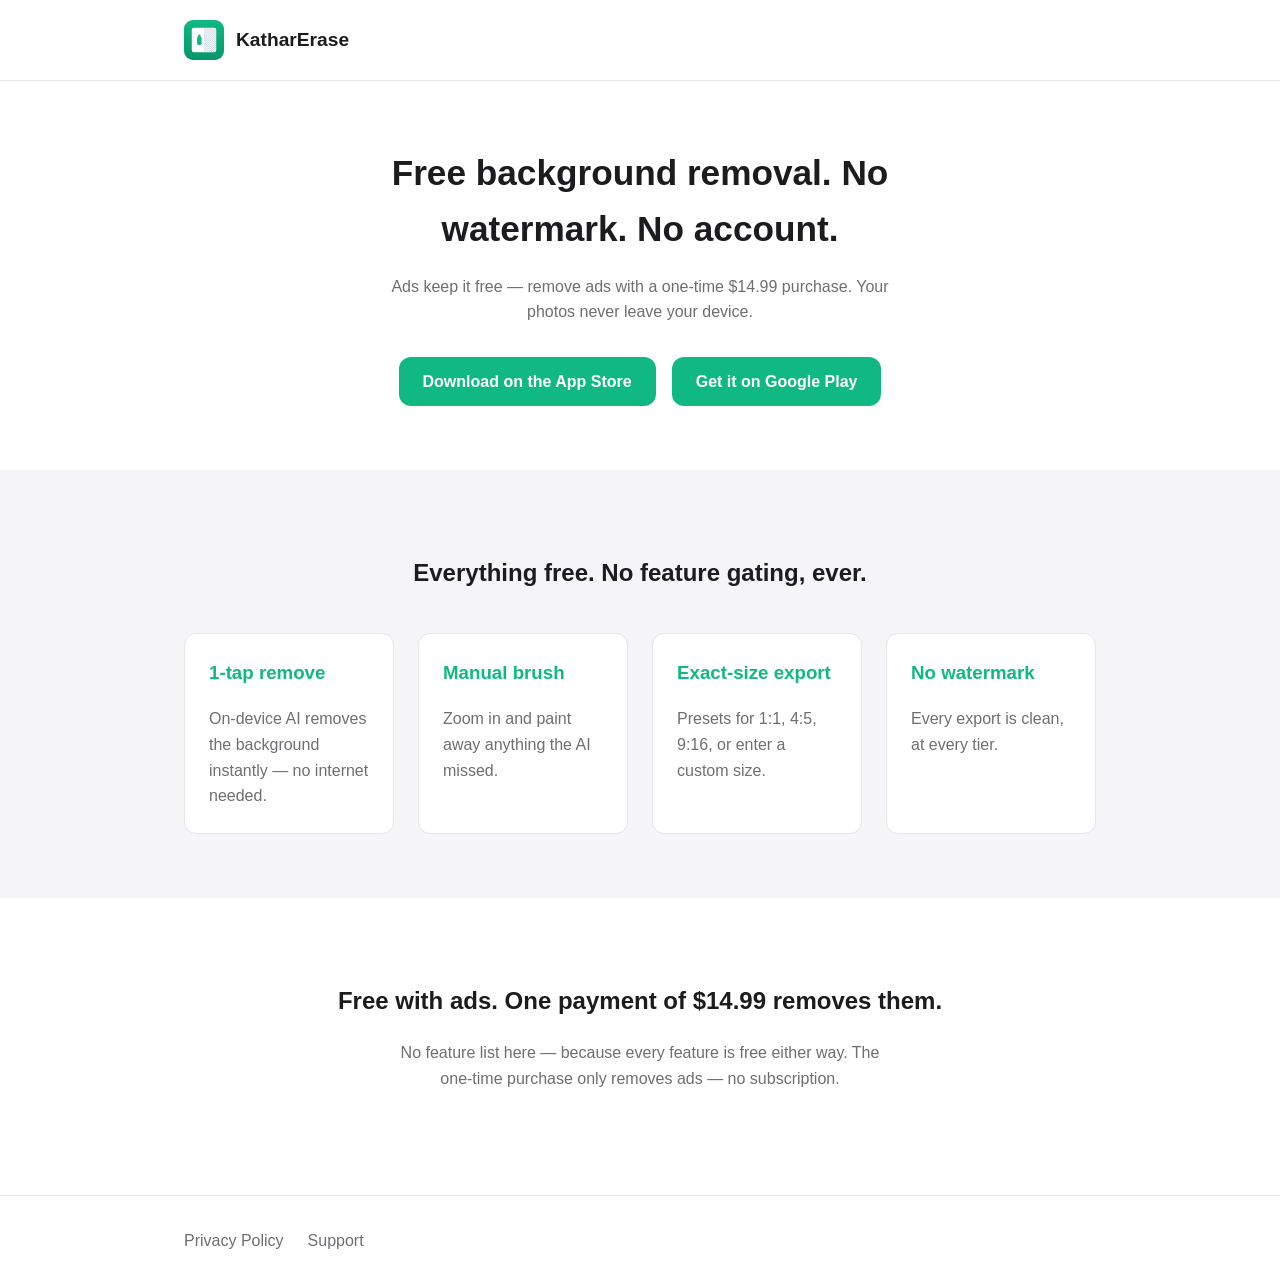
<file: website/index.html>
<!DOCTYPE html>
<html lang="en">
<head>
  <meta charset="UTF-8" />
  <meta name="viewport" content="width=device-width, initial-scale=1.0" />
  <title>KatharErase — Free Background Removal, No Watermark</title>
  <meta name="description" content="Remove photo backgrounds instantly. Free, with ads. Remove ads with a one-time $14.99 purchase. No account, no watermark, images processed on your device." />
  <link rel="stylesheet" href="style.css" />
</head>
<body>
  <header class="site-header">
    <div class="container">
      <img src="assets/logo.svg" alt="KatharErase logo" class="logo" width="40" height="40" />
      <span class="brand">KatharErase</span>
    </div>
  </header>

  <main>
    <section class="hero">
      <div class="container">
        <h1>Free background removal. No watermark. No account.</h1>
        <p class="subhead">
          Ads keep it free — remove ads with a one-time $14.99 purchase. Your photos never
          leave your device.
        </p>
        <div class="store-buttons">
          <!-- Google Play link is live-ready (uses the app's package ID and
               starts working as soon as the listing is published). The App
               Store link stays a placeholder until the iOS listing exists
               (iOS App Store ID pending). -->
          <a href="[YOUR_APP_STORE_URL]" class="store-badge">Download on the App Store</a>
          <a href="https://play.google.com/store/apps/details?id=com.zdmgold.katharerase" class="store-badge">Get it on Google Play</a>
        </div>
      </div>
    </section>

    <section class="features">
      <div class="container">
        <h2>Everything free. No feature gating, ever.</h2>
        <div class="feature-grid">
          <div class="feature"><h3>1-tap remove</h3><p>On-device AI removes the background instantly — no internet needed.</p></div>
          <div class="feature"><h3>Manual brush</h3><p>Zoom in and paint away anything the AI missed.</p></div>
          <div class="feature"><h3>Exact-size export</h3><p>Presets for 1:1, 4:5, 9:16, or enter a custom size.</p></div>
          <div class="feature"><h3>No watermark</h3><p>Every export is clean, at every tier.</p></div>
        </div>
      </div>
    </section>

    <section class="pricing">
      <div class="container">
        <h2>Free with ads. One payment of $14.99 removes them.</h2>
        <p>No feature list here — because every feature is free either way. The one-time purchase only removes ads — no subscription.</p>
      </div>
    </section>
  </main>

  <footer class="site-footer">
    <div class="container">
      <a href="privacy.html">Privacy Policy</a>
      <a href="support.html">Support</a>
    </div>
  </footer>
</body>
</html>
</file>
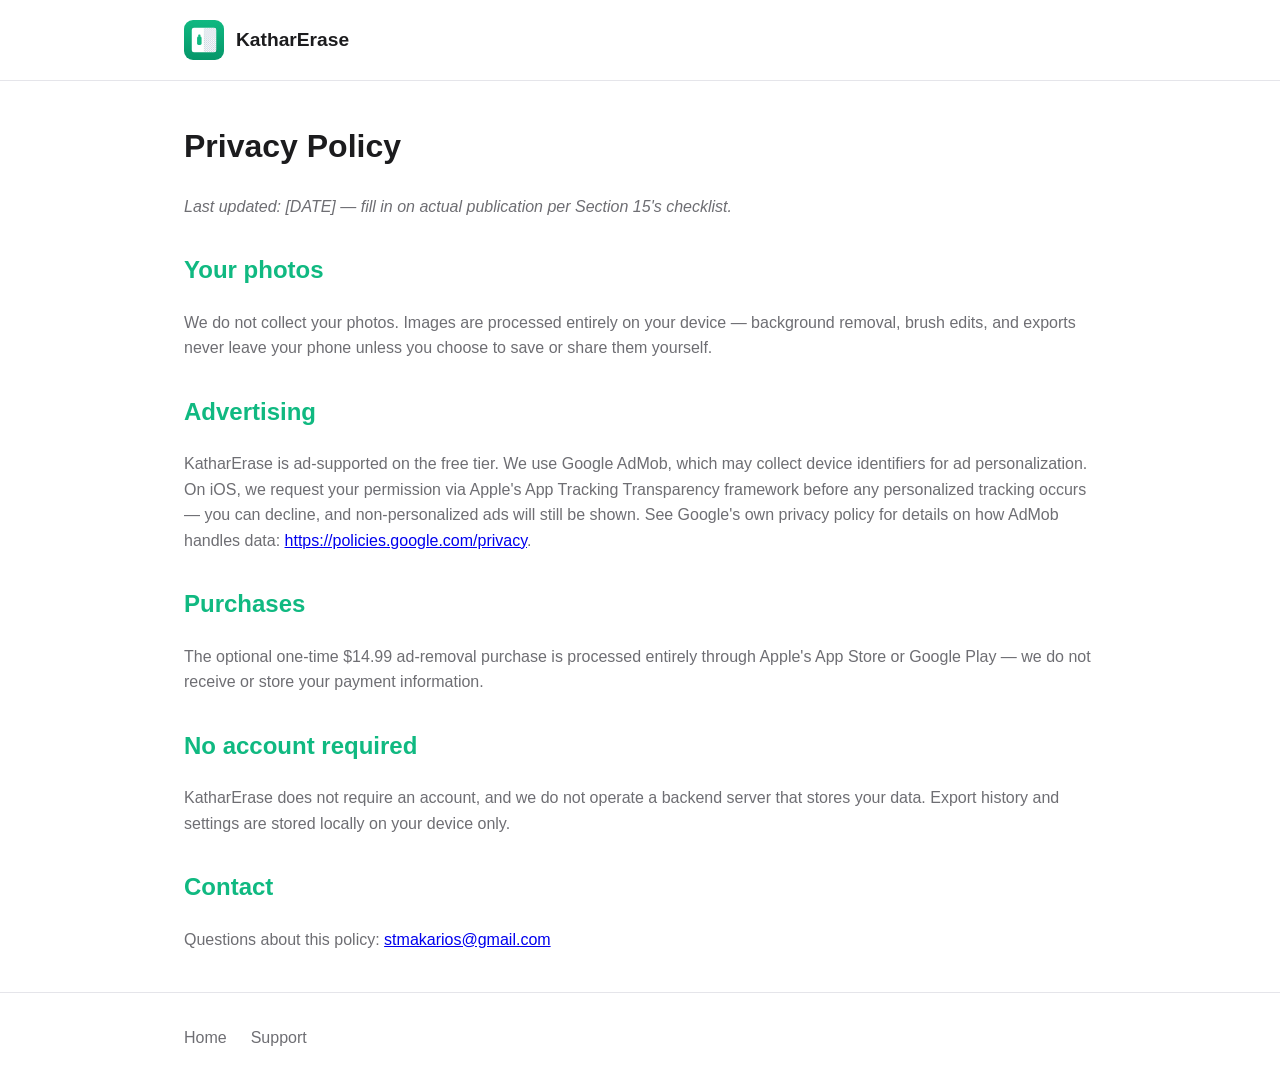
<file: website/privacy.html>
<!DOCTYPE html>
<html lang="en">
<head>
  <meta charset="UTF-8" />
  <meta name="viewport" content="width=device-width, initial-scale=1.0" />
  <title>Privacy Policy — KatharErase</title>
  <link rel="stylesheet" href="style.css" />
</head>
<body>
  <header class="site-header">
    <div class="container">
      <img src="assets/logo.svg" alt="KatharErase logo" class="logo" width="40" height="40" />
      <span class="brand">KatharErase</span>
    </div>
  </header>

  <main class="container legal">
    <h1>Privacy Policy</h1>
    <p><em>Last updated: [DATE] — fill in on actual publication per Section 15's checklist.</em></p>

    <h2>Your photos</h2>
    <p>
      We do not collect your photos. Images are processed entirely on
      your device — background removal, brush edits, and exports never
      leave your phone unless you choose to save or share them yourself.
    </p>

    <h2>Advertising</h2>
    <p>
      KatharErase is ad-supported on the free tier. We use Google
      AdMob, which may collect device identifiers for ad personalization.
      On iOS, we request your permission via Apple's App Tracking
      Transparency framework before any personalized tracking occurs —
      you can decline, and non-personalized ads will still be shown.
      See Google's own privacy policy for details on how AdMob handles
      data: <a href="https://policies.google.com/privacy">https://policies.google.com/privacy</a>.
    </p>

    <h2>Purchases</h2>
    <p>
      The optional one-time $14.99 ad-removal purchase is processed
      entirely through Apple's App Store or Google Play — we do not
      receive or store your payment information.
    </p>

    <h2>No account required</h2>
    <p>
      KatharErase does not require an account, and we do not operate
      a backend server that stores your data. Export history and
      settings are stored locally on your device only.
    </p>

    <h2>Contact</h2>
    <p>
      Questions about this policy: <a href="mailto:stmakarios@gmail.com">stmakarios@gmail.com</a>
    </p>
  </main>

  <footer class="site-footer">
    <div class="container">
      <a href="index.html">Home</a>
      <a href="support.html">Support</a>
    </div>
  </footer>
</body>
</html>
</file>
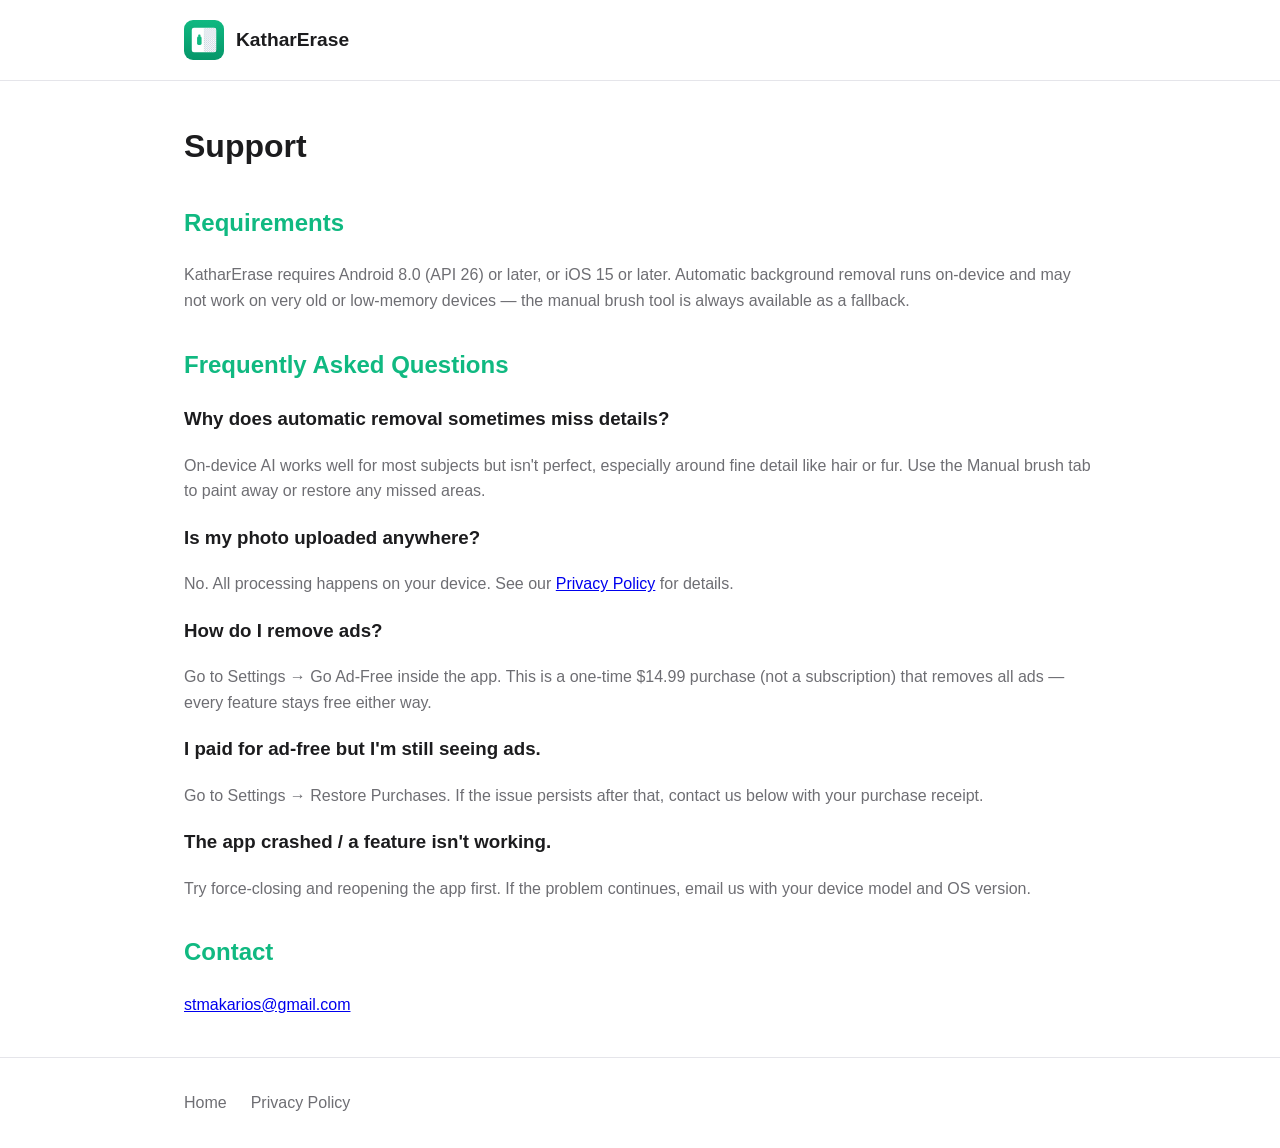
<file: website/support.html>
<!DOCTYPE html>
<html lang="en">
<head>
  <meta charset="UTF-8" />
  <meta name="viewport" content="width=device-width, initial-scale=1.0" />
  <title>Support — KatharErase</title>
  <link rel="stylesheet" href="style.css" />
</head>
<body>
  <header class="site-header">
    <div class="container">
      <img src="assets/logo.svg" alt="KatharErase logo" class="logo" width="40" height="40" />
      <span class="brand">KatharErase</span>
    </div>
  </header>

  <main class="container legal">
    <h1>Support</h1>

    <h2>Requirements</h2>
    <p>
      KatharErase requires Android 8.0 (API 26) or later, or iOS 15 or
      later. Automatic background removal runs on-device and may not
      work on very old or low-memory devices — the manual brush tool is
      always available as a fallback.
    </p>

    <h2>Frequently Asked Questions</h2>

    <h3>Why does automatic removal sometimes miss details?</h3>
    <p>
      On-device AI works well for most subjects but isn't perfect,
      especially around fine detail like hair or fur. Use the Manual
      brush tab to paint away or restore any missed areas.
    </p>

    <h3>Is my photo uploaded anywhere?</h3>
    <p>
      No. All processing happens on your device. See our
      <a href="privacy.html">Privacy Policy</a> for details.
    </p>

    <h3>How do I remove ads?</h3>
    <p>
      Go to Settings → Go Ad-Free inside the app. This is a one-time $14.99
      purchase (not a subscription) that removes all ads — every feature
      stays free either way.
    </p>

    <h3>I paid for ad-free but I'm still seeing ads.</h3>
    <p>
      Go to Settings → Restore Purchases. If the issue persists after
      that, contact us below with your purchase receipt.
    </p>

    <h3>The app crashed / a feature isn't working.</h3>
    <p>
      Try force-closing and reopening the app first. If the problem
      continues, email us with your device model and OS version.
    </p>

    <h2>Contact</h2>
    <p><a href="mailto:stmakarios@gmail.com">stmakarios@gmail.com</a></p>
  </main>

  <footer class="site-footer">
    <div class="container">
      <a href="index.html">Home</a>
      <a href="privacy.html">Privacy Policy</a>
    </div>
  </footer>
</body>
</html>
</file>
<file: website/style.css>
:root {
  /* Tokens mirror Section 7 of the build plan exactly (light mode). */
  --accent: #10B981;
  --accent-dim: #059669;
  --bg-primary: #FFFFFF;
  --bg-secondary: #F5F5F7;
  --bg-tertiary: #E8E8ED;
  --text-primary: #1C1C1E;
  --text-secondary: #6E6E73;
  --text-tertiary: #A1A1AA;
  --border-subtle: #E5E5EA;
  --border-focus: #10B981;
}

@media (prefers-color-scheme: dark) {
  :root {
    --accent: #34D399;
    --accent-dim: #10B981;
    --bg-primary: #0F0F11;
    --bg-secondary: #1A1A1E;
    --bg-tertiary: #232329;
    --text-primary: #F0F0F5;
    --text-secondary: #8A8A95;
    --text-tertiary: #52525B;
    --border-subtle: #2A2A30;
    --border-focus: #34D399;
  }
}

* { box-sizing: border-box; }

body {
  margin: 0;
  font-family: -apple-system, BlinkMacSystemFont, "Segoe UI", Roboto, sans-serif;
  background: var(--bg-primary);
  color: var(--text-primary);
  line-height: 1.6;
}

.container {
  max-width: 960px;
  margin: 0 auto;
  padding: 0 24px;
}

.site-header {
  padding: 20px 0;
  border-bottom: 1px solid var(--border-subtle);
}
.site-header .container { display: flex; align-items: center; gap: 12px; }
.brand { font-weight: 700; font-size: 1.2rem; }

.hero { padding: 64px 0; text-align: center; }
.hero h1 { font-size: 2.2rem; max-width: 640px; margin: 0 auto 16px; }
.subhead { color: var(--text-secondary); max-width: 520px; margin: 0 auto 32px; }

.store-buttons { display: flex; gap: 16px; justify-content: center; flex-wrap: wrap; }
.store-badge {
  display: inline-block;
  padding: 12px 24px;
  background: var(--accent);
  color: #FFFFFF;
  text-decoration: none;
  border-radius: 12px;
  font-weight: 600;
}
.store-badge:hover { background: var(--accent-dim); }

.features { background: var(--bg-secondary); padding: 64px 0; }
.features h2 { text-align: center; margin-bottom: 40px; }
.feature-grid {
  display: grid;
  grid-template-columns: repeat(auto-fit, minmax(200px, 1fr));
  gap: 24px;
}
.feature { background: var(--bg-primary); padding: 24px; border-radius: 12px; border: 1px solid var(--border-subtle); }
.feature h3 { margin-top: 0; color: var(--accent); }
.feature p { color: var(--text-secondary); margin-bottom: 0; }

.pricing { padding: 64px 0; text-align: center; }
.pricing p { color: var(--text-secondary); max-width: 480px; margin: 0 auto; }

.legal h1 { margin-top: 40px; }
.legal h2 { color: var(--accent); margin-top: 32px; }
.legal p { color: var(--text-secondary); }

.site-footer {
  border-top: 1px solid var(--border-subtle);
  padding: 32px 0;
  margin-top: 40px;
}
.site-footer .container { display: flex; gap: 24px; }
.site-footer a { color: var(--text-secondary); text-decoration: none; }
.site-footer a:hover { color: var(--accent); }
</file>
